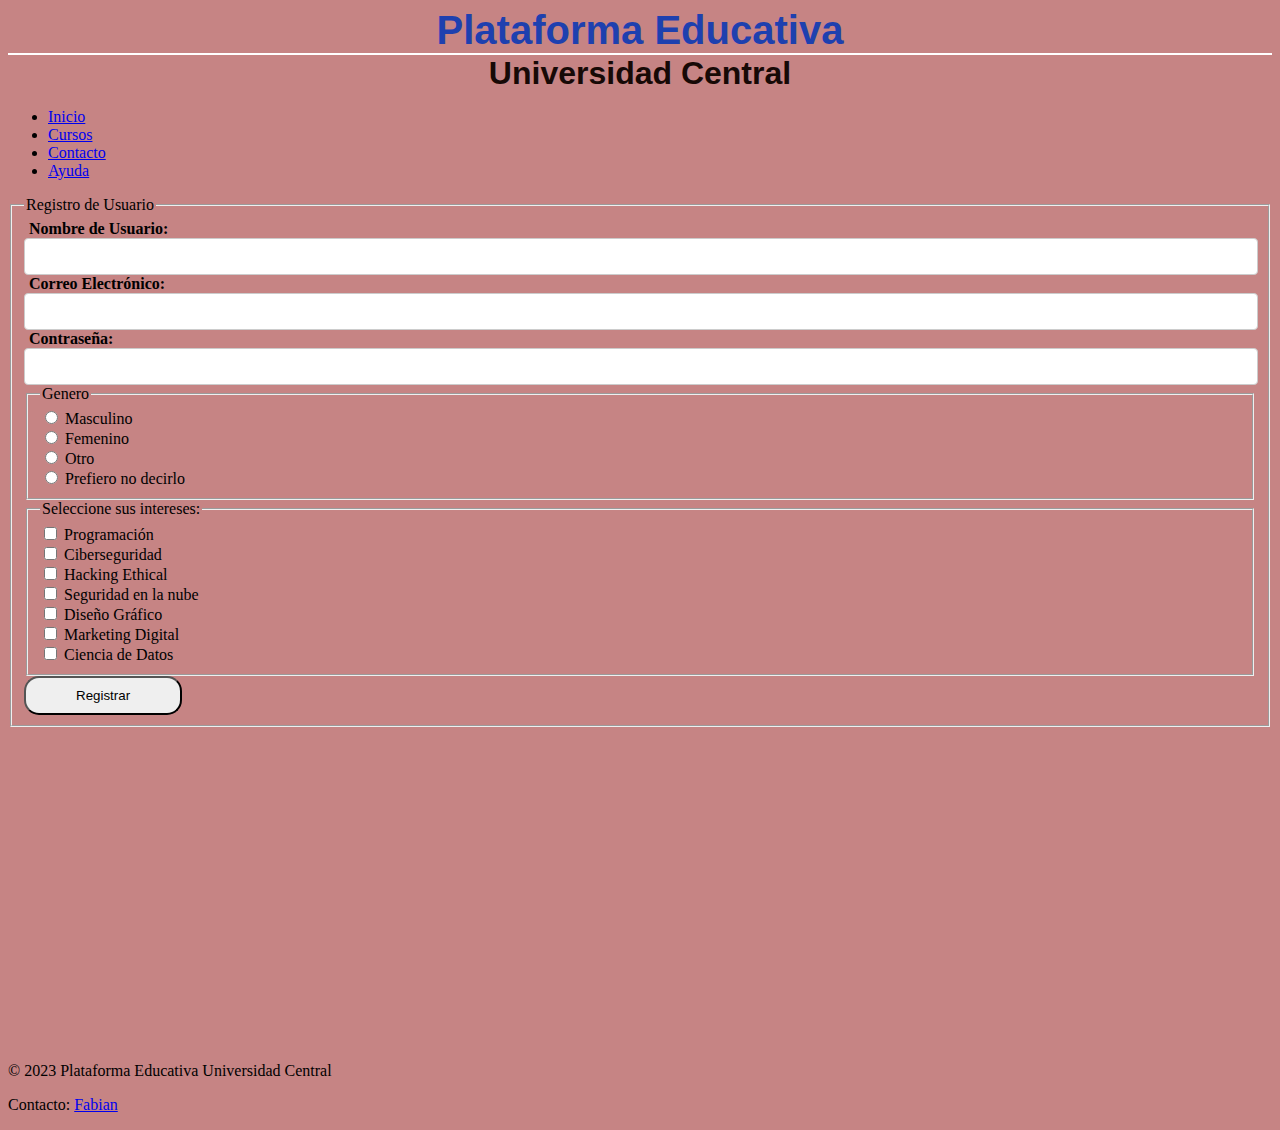
<file: LAB3/index.html>
<!DOCTYPE html>
<html lang="en">

<head>
  <meta charset="UTF-8">
  <meta name="viewport" content="width=device-width, initial-scale=1.0">
  <title>LAB-03</title>
  <style>
    body{
      background-color: rgba(163, 57, 57, 0.623);
    }
    h1, h2, h3 {
      text-align: center;
      color: white;
    }
    #main-title {
      font-size: 2.5em;
      border-bottom: 2px solid white;
    }
    .title {
      font-family: 'Arial Black', sans-serif;
      color: #1e40af;
      margin: 0
    }
    
    .form-group label {
      display: block;
      margin-left: 5px;
      font-weight: bold;
    }

    .form-input {
      width: 100%;
      padding: 10px 0;
      border: 1px solid #ccc;
      border-radius: 4px;
    }

    .submit-button {
      padding: 10px 50px;
      border-radius: 15px;
      transition: background-color 0.3s ease;
    }

    .submit-button:hover {
      background-color: #2e53a3;
      /* Un azul más oscuro al pasar el mouse */
    }
  </style>
</head>

<body>

  <!-- encabezado de cuerpo de la pagina-->
  <header>
    <h1 id= "main-title" class="title">Plataforma Educativa</h1>
     <h1 class="title" style="color: rgb(23, 9, 6);">Universidad Central</h1>
  </header>

  <!-- menu -->
  <nav>
    <ul>
      <li><a href="final/">Inicio</a></li>
      <li><a href="#">Cursos</a></li>
      <li><a href="#">Contacto</a></li>
      <li><a href="#">Ayuda</a></li>
    </ul>
  </nav>

  <main>
    <section>
      <form action="#" method="post">
        <fieldset>
          <legend>Registro de Usuario</legend>

          <div class="form-group">
            <label for="username">Nombre de Usuario:</label>
            <input class="form-input" type="text" id="username" name="username" required>

            <label for="email">Correo Electrónico:</label>
            <input class="form-input" type="email" id="email" name="email" required>

            <label for="password">Contraseña:</label>
            <input class="form-input" type="password" id="password" name="password" required>
          </div>



          <fieldset>
            <legend>Genero</legend>
            <div>
              <div>
                <input type="radio" value="m" name="genero" id="g-m">
                <label for="g-m">Masculino</label>
              </div>
              <div>
                <input type="radio" value="f" name="genero" id="g-f">
                <label for="g-f">Femenino</label>
              </div>
              <div>
                <input type="radio" value="o" name="genero" id="g-o">
                <label for="g-o">Otro</label>
              </div>
              <div>
                <input type="radio" value="n" name="genero" id="g-n">
                <label for="g-n">Prefiero no decirlo</label>
              </div>
            </div>
          </fieldset>

          <fieldset>
            <legend>Seleccione sus intereses:</legend>
            <div>
              <div>
                <input type="checkbox" name="intereses" id="interes1" value="programacion">
                <label for="interes1">Programación</label>
              </div>
              <div>
                <div>
              <div>
                <input type="checkbox" name="intereses" id="interes1" value="programacion">
                <label for="interes1">Ciberseguridad</label>
              </div>
              <div>
                <div>
              <div>
                <input type="checkbox" name="intereses" id="interes1" value="programacion">
                <label for="interes1">Hacking Ethical</label>
                <div>
              <div>
                <input type="checkbox" name="intereses" id="interes1" value="programacion">
                <label for="interes1">Seguridad en la nube</label>
              </div>
              <div>
              </div>
              <div>
                <input type="checkbox" name="intereses" id="interes2" value="diseño">
                <label for="interes2">Diseño Gráfico</label>
              </div>
              <div>
                <input type="checkbox" name="intereses" id="interes3" value="marketing">
                <label for="interes3">Marketing Digital</label>
              </div>
              <div>
                <input type="checkbox" name="intereses" id="interes4" value="ciencia">
                <label for="interes4">Ciencia de Datos</label>
              </div>
          </fieldset>

          <button class="submit-button" type="submit">Registrar</button>
        </fieldset>
      </form>
    </section>
    <section>
      <iframe width="560" height="315" src="https://www.youtube.com/embed/LXb3EKWsInQ?si=KRC7kR0cZzGenVSb&amp;start=61"
        title="Video Incrustado" frameborder="0"
        allow="accelerometer; autoplay; clipboard-write; encrypted-media; gyroscope; picture-in-picture; web-share"
        referrerpolicy="strict-origin-when-cross-origin" allowfullscreen></iframe>
    </section>
  </main>
  <footer>
    <p>&copy; 2023 Plataforma Educativa Universidad Central</p>
    <p>Contacto: <a href="mailto:fabian.chinchilla@uc.ac.cr">Fabian</p>
  </footer>
</body>

</html>
</file>
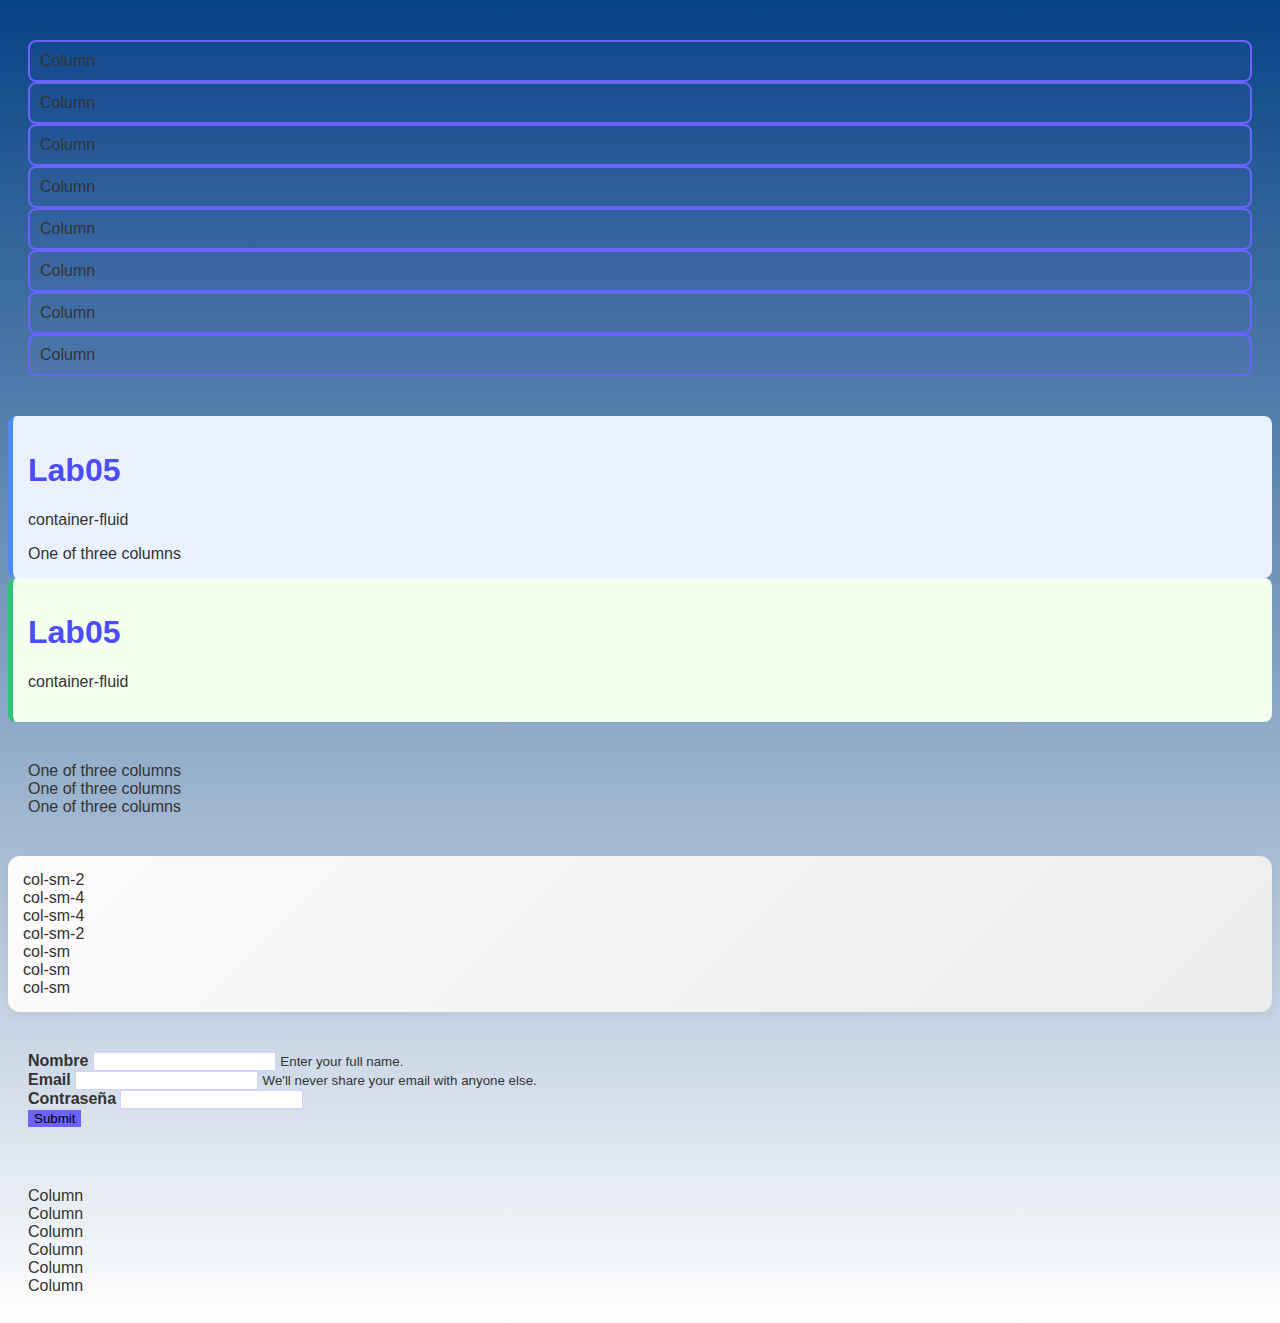
<file: LAB5/index.html>
<!DOCTYPE html>
<html lang="en">
<head>
    <meta charset="UTF-8">
    <meta name="viewport" content="width=device-width, initial-scale=1.0">
    <link rel="stylesheet" href="estilos.css">
    <link href="https://cdn.jsdelivr.net/npm/bootstrap@5.3.8/dist/css/bootstrap.min.css" rel="stylesheet" integrity="sha384-sRIl4kxILFvY47J16cr9ZwB07vP4J8+LH7qKQnuqkuIAvNWLzeN8tE5YBujZqJLB" crossorigin="anonymous">
    <title>LAB-05</title>
</head>
<body>
    <script src="https://cdn.jsdelivr.net/npm/bootstrap@5.3.8/dist/js/bootstrap.bundle.min.js" integrity="sha384-FKyoEForCGlyvwx9Hj09JcYn3nv7wiPVlz7YYwJrWVcXK/BmnVDxM+D2scQbITxI" crossorigin="anonymous"></script>
</body>

    <div class="container text-center">
      <div class="row">
        <div class="col-6 border">Column</div>
        <div class="col-2 border">Column</div>
        <div class="col-2 border">Column</div>
        <div class="col-2 border">Column</div>
        <div class="col-2 border">Column</div>
      </div>
      <div class="row">
        <div class="col-2 border">Column</div>
        <div class="col-6 border">Column</div>
        <div class="col-4 border">Column</div>
      </div>
    </div>

    <div id="ctn-1" class="container">
      <h1 class="mt-5">Lab05</h1>
      <p class="lead">container-fluid</p>
      One of three columns
    </div>

    <div id="ctn-2" class="container-sm">
      <h1 class="mt-5">Lab05</h1>
      <p class="lead">container-fluid</p>
    </div>

    <div class="container">
      <div class="row">
        <div class="col-sm">One of three columns</div>
        <div class="col-sm">One of three columns</div>
        <div class="col-sm">One of three columns</div>
      </div>
    </div>

    <div class="container pintar">
      <div class="row">
        <div class="col-sm-2">col-sm-2</div>
        <div class="col-sm-4">
          <div>col-sm-4</div>
        </div>
        <div class="col-sm-4">
          <div>col-sm-4</div>
        </div>
        <div class="col-sm-2">col-sm-2</div>
      </div>
      <div class="row">
        <div class="col-sm">col-sm</div>
        <div class="col-sm">col-sm</div>
        <div class="col-sm">col-sm</div>
      </div>
    </div>

    <div class="container">
      <form>
        <div class="row">
          <div class="form-group col-sm-4 col-md-6">
            <label for="exampleInputName">Nombre</label>
            <input type="text" class="form-control" id="exampleInputName" aria-describedby="nameHelp" />
            <small id="nameHelp" class="form-text text-muted">Enter your full name.</small>
          </div>

          <div class="form-group col-sm-4 col-md-3">
            <label for="exampleInputEmail1">Email</label>
            <input type="email" class="form-control" id="exampleInputEmail1" aria-describedby="emailHelp" />
            <small id="emailHelp" class="form-text text-muted">We'll never share your email with anyone else.</small>
          </div>

          <div class="form-group col-sm-4 col-md-3">
            <label for="exampleInputPassword1">Contraseña</label>
            <input type="password" class="form-control" id="exampleInputPassword1" />
          </div>
        </div>

        <div class="row">
          <button type="submit" class="btn btn-primary">Submit</button>
        </div>
      </form>
    </div>

</html>

<body>
    <div class="container text-center">
        <div class="row">
            <div class="col">Column</div>
            <div class="col">Column</div>
            <div class="col">Column</div>
        </div>
        <div class="row">
            <div class="col">Column</div>
            <div class="col">Column</div>
            <div class="col">Column</div>
        </div>
    </div>
</body>
</file>
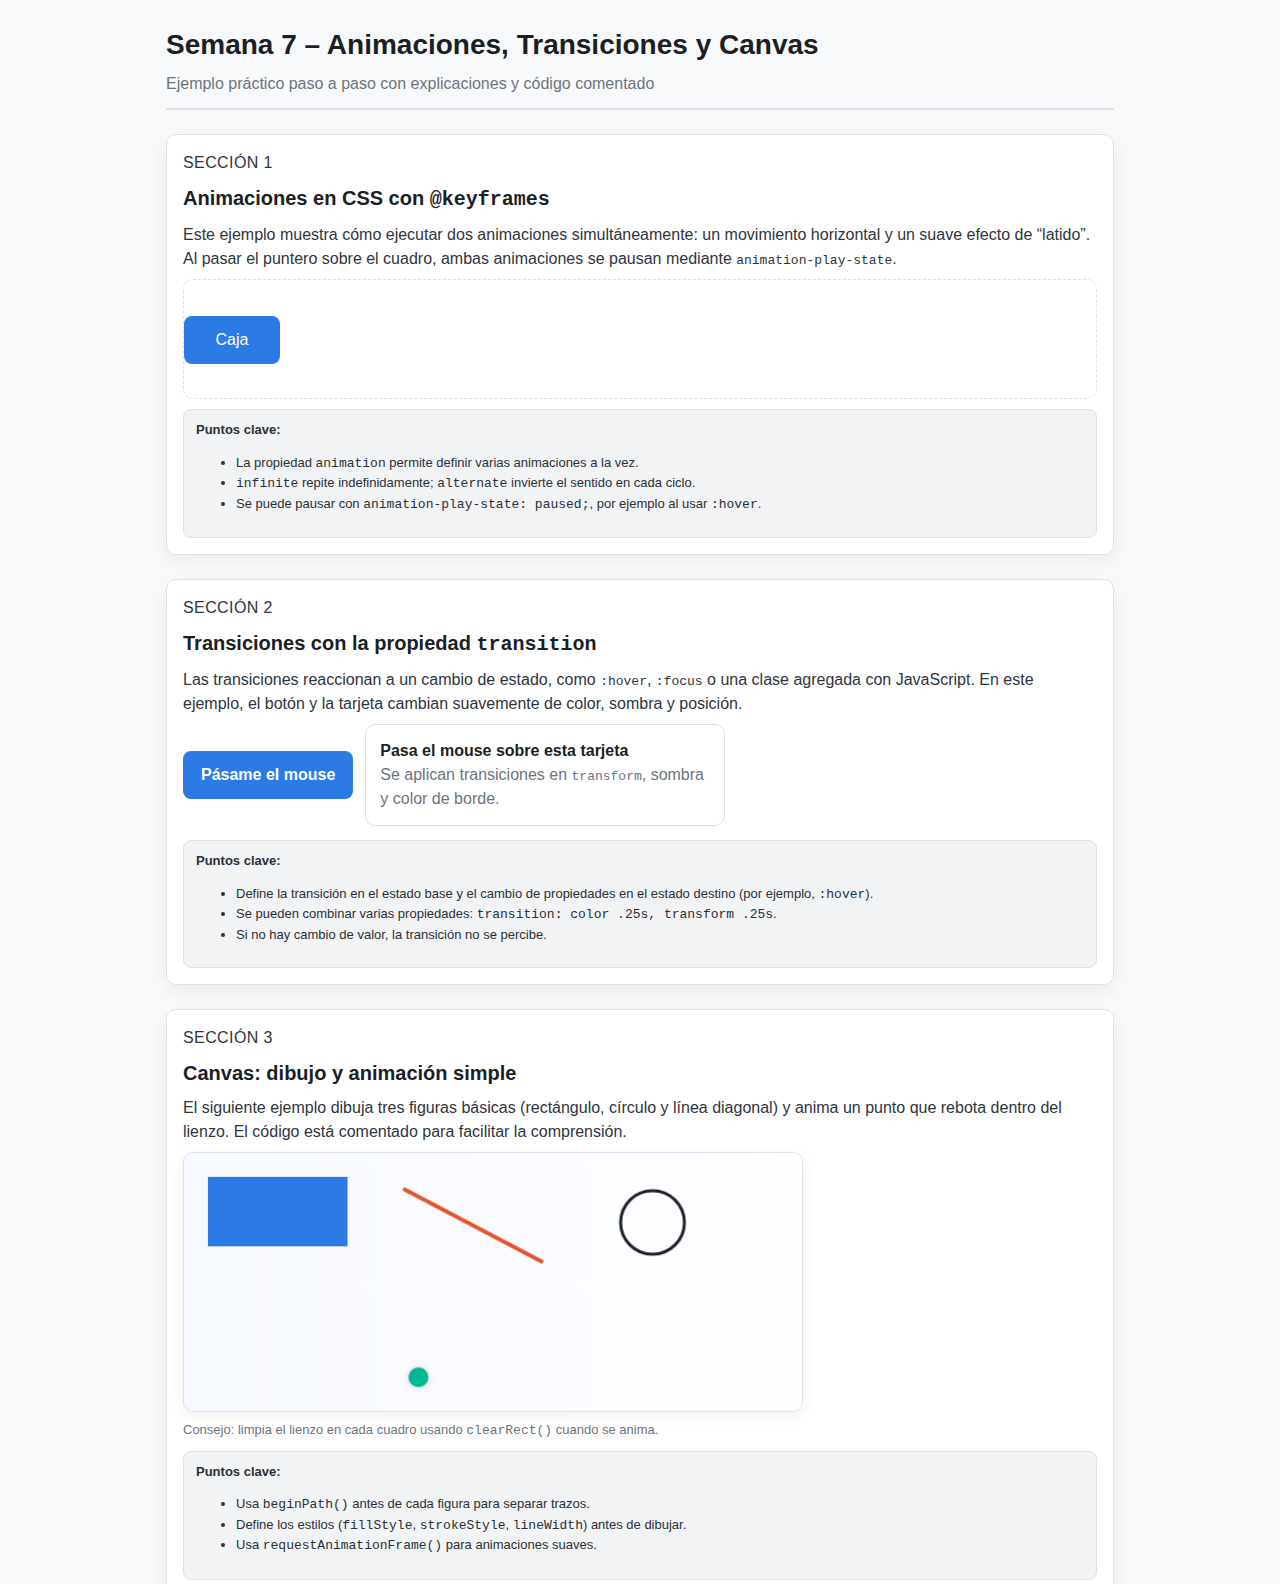
<file: LAB6/index.html>
<!DOCTYPE html>
<html lang="es">
<head>
  <meta charset="utf-8" />
  <title>Semana 7 - Animaciones, Transiciones y Canvas</title>
  <meta name="viewport" content="width=device-width, initial-scale=1" />
  <style>
    /* ==========
       Estilos base (simil Bootstrap pero sin dependencias)
       ========== */
    :root {
      --primary: #2c7be5;
      --primary-600: #1f6bd0;
      --accent: #00b894;
      --text: #1b1f24;
      --muted: #6c757d;
      --border: #dee2e6;
      --bg: #f8f9fa;
      --card: #ffffff;
    }

    * { box-sizing: border-box; }
    html, body { height: 100%; }
    body {
      margin: 0;
      font-family: Arial, Helvetica, sans-serif;
      color: var(--text);
      background: var(--bg);
      line-height: 1.5;
    }

    .container {
      max-width: 980px;
      margin: 24px auto;
      padding: 0 16px;
    }

    .header {
      border-bottom: 2px solid var(--border);
      padding-bottom: 12px;
      margin-bottom: 24px;
    }
    .h1 { font-size: 28px; margin: 0 0 6px; }
    .subtitle { color: var(--muted); margin: 0; }

    .card {
      background: var(--card);
      border: 1px solid var(--border);
      border-radius: 10px;
      box-shadow: 0 6px 18px rgba(0,0,0,.06);
      padding: 16px;
      margin-bottom: 24px;
    }
    .card h2 {
      margin: 0 0 8px;
      font-size: 20px;
    }
    .card p { margin: 0 0 8px; color: #2f353d; }
    .muted { color: var(--muted); }

    .codehint {
      font-size: 13px;
      background: #f1f3f5;
      border: 1px solid var(--border);
      border-radius: 8px;
      padding: 10px 12px;
      margin: 10px 0 0;
      color: #2b3036;
    }

    /* ==========
       Sección 1: Animaciones con @keyframes
       ========== */
    .stage {
      position: relative;
      height: 120px;
      border: 1px dashed var(--border);
      border-radius: 10px;
      background: #fff;
      overflow: hidden;
      padding: 8px;
    }
    .box {
      position: absolute;
      left: 0;
      top: 36px;
      width: 96px;
      height: 48px;
      line-height: 48px;
      text-align: center;
      color: #fff;
      background: var(--primary);
      border-radius: 8px;
      /* Dos animaciones en el mismo elemento */
      animation: slide-right 3s ease-in-out 0s infinite alternate;
    }

    /* Movimiento horizontal */
    @keyframes slide-right {
      from { transform: translateX(0); }
      to   { transform: translateX(620px); }
    }

    /* Suave efecto de “latido” con escala y opacidad */
    @keyframes pulse {
      0%   { transform: scale(1);    opacity: 1; }
      50%  { transform: scale(1.08); opacity: 0.88; }
      100% { transform: scale(1);    opacity: 1; }
    }

    /* Pausar animación al pasar el mouse */
    .box:hover { animation-play-state: paused, paused; cursor: pointer; }

    /* ==========
       Sección 2: Transiciones
       ========== */
    .btnrow {
      display: flex;
      gap: 12px;
      flex-wrap: wrap;
      align-items: center;
    }

    .btn {
      display: inline-block;
      padding: 10px 16px;
      border: 2px solid var(--primary);
      background: var(--primary);
      color: #fff;
      border-radius: 8px;
      font-weight: 600;
      text-decoration: none;
      transition:
        background-color .25s ease,
        color .25s ease,
        border-color .25s ease,
        transform .25s ease,
        box-shadow .25s ease;
    }

    .btn:hover {
      background-color: #fff;
      color: var(--primary);
      transform: translateY(-2px);
      box-shadow: 0 6px 18px rgba(44,123,229,.25);
    }

    .btn:active { transform: translateY(0); }

    .card-demo {
      padding: 14px;
      border: 1px solid var(--border);
      border-radius: 10px;
      background: #fff;
      transition: transform .25s ease, box-shadow .25s ease, border-color .25s ease;
    }

    .card-demo:hover {
      transform: translateY(-4px);
      border-color: var(--primary);
      box-shadow: 0 10px 28px rgba(44,123,229,.18);
    }

    /* ==========
       Sección 3: Canvas
       ========== */
    #demoCanvas {
      display: block;
      width: 100%;
      max-width: 620px;
      height: 260px;
      border: 1px solid var(--border);
      border-radius: 10px;
      box-shadow: 0 4px 16px rgba(0,0,0,.06);
      background: #fff;
    }

    .footer-note {
      margin-top: 8px;
      font-size: 13px;
      color: var(--muted);
    }

    .sect-title {
      margin: 0 0 4px;
      font-size: 16px;
      color: var(--muted);
      letter-spacing: .4px;
      text-transform: uppercase;
    }
  </style>
</head>
<body>
  <main class="container">
    <header class="header">
      <h1 class="h1">Semana 7 – Animaciones, Transiciones y Canvas</h1>
      <p class="subtitle">Ejemplo práctico paso a paso con explicaciones y código comentado</p>
    </header>

    <!-- =======================
         SECCIÓN 1: ANIMACIONES
         ======================= -->
    <section class="card">
      <p class="sect-title">Sección 1</p>
      <h2>Animaciones en CSS con <code>@keyframes</code></h2>
      <p class="muted">
        Este ejemplo muestra cómo ejecutar dos animaciones simultáneamente:
        un movimiento horizontal y un suave efecto de “latido”.
        Al pasar el puntero sobre el cuadro, ambas animaciones se pausan mediante <code>animation-play-state</code>.
      </p>

      <div class="stage">
        <div class="box">Caja</div>
      </div>

      <div class="codehint">
        <strong>Puntos clave:</strong>
        <ul>
          <li>La propiedad <code>animation</code> permite definir varias animaciones a la vez.</li>
          <li><code>infinite</code> repite indefinidamente; <code>alternate</code> invierte el sentido en cada ciclo.</li>
          <li>Se puede pausar con <code>animation-play-state: paused;</code>, por ejemplo al usar <code>:hover</code>.</li>
        </ul>
      </div>
    </section>

    <!-- =======================
         SECCIÓN 2: TRANSICIONES
         ======================= -->
    <section class="card">
      <p class="sect-title">Sección 2</p>
      <h2>Transiciones con la propiedad <code>transition</code></h2>
      <p class="muted">
        Las transiciones reaccionan a un cambio de estado, como <code>:hover</code>, <code>:focus</code>
        o una clase agregada con JavaScript.
        En este ejemplo, el botón y la tarjeta cambian suavemente de color, sombra y posición.
      </p>

      <div class="btnrow" style="margin: 8px 0 14px;">
        <a class="btn" href="#!" aria-label="Botón de ejemplo">Pásame el mouse</a>
        <div class="card-demo" style="max-width: 360px;">
          <strong>Pasa el mouse sobre esta tarjeta</strong>
          <div class="muted">Se aplican transiciones en <code>transform</code>, sombra y color de borde.</div>
        </div>
      </div>

      <div class="codehint">
        <strong>Puntos clave:</strong>
        <ul>
          <li>Define la transición en el estado base y el cambio de propiedades en el estado destino (por ejemplo, <code>:hover</code>).</li>
          <li>Se pueden combinar varias propiedades: <code>transition: color .25s, transform .25s</code>.</li>
          <li>Si no hay cambio de valor, la transición no se percibe.</li>
        </ul>
      </div>
    </section>

    <!-- =======================
         SECCIÓN 3: CANVAS
         ======================= -->
    <section class="card">
      <p class="sect-title">Sección 3</p>
      <h2>Canvas: dibujo y animación simple</h2>
      <p class="muted">
        El siguiente ejemplo dibuja tres figuras básicas (rectángulo, círculo y línea diagonal)
        y anima un punto que rebota dentro del lienzo.
        El código está comentado para facilitar la comprensión.
      </p>

      <canvas id="demoCanvas" width="620" height="260" aria-label="Demostración de Canvas con figuras y animación"></canvas>
      <div class="footer-note">Consejo: limpia el lienzo en cada cuadro usando <code>clearRect()</code> cuando se anima.</div>

      <div class="codehint">
        <strong>Puntos clave:</strong>
        <ul>
          <li>Usa <code>beginPath()</code> antes de cada figura para separar trazos.</li>
          <li>Define los estilos (<code>fillStyle</code>, <code>strokeStyle</code>, <code>lineWidth</code>) antes de dibujar.</li>
          <li>Usa <code>requestAnimationFrame()</code> para animaciones suaves.</li>
        </ul>
      </div>
    </section>
  </main>

  <!-- =======================
       SCRIPT DE CANVAS
       ======================= -->
  <script>
    // ===== Configuración inicial del Canvas =====
    const canvas = document.getElementById('demoCanvas');
    const ctx = canvas.getContext('2d');

    // ===== Dibujo del fondo y figuras estáticas =====
    function dibujarFondo() {
      // Fondo con gradiente suave
      const g = ctx.createLinearGradient(0, 0, canvas.width, 0);
      g.addColorStop(0, '#f6f9ff');
      g.addColorStop(1, '#ffffff');
      ctx.fillStyle = g;
      ctx.fillRect(0, 0, canvas.width, canvas.height);
    }

    function dibujarRectangulo() {
      ctx.fillStyle = '#2c7be5';
      ctx.fillRect(24, 24, 140, 70); // x, y, ancho, alto
    }

    function dibujarCirculo(x, y, r) {
      ctx.beginPath();
      ctx.arc(x, y, r, 0, Math.PI * 2);
      ctx.strokeStyle = '#1b1f24';
      ctx.lineWidth = 3;
      ctx.stroke();
    }

    function dibujarLinea() {
      ctx.beginPath();
      ctx.moveTo(220, 36);
      ctx.lineTo(360, 110);
      ctx.strokeStyle = '#e5532c';
      ctx.lineWidth = 4;
      ctx.stroke();
    }

    // ===== Animación simple: punto que rebota =====
    let dotX = 120, dotY = 190;
    let vx = 2.4, vy = 1.8;
    const radio = 10;

    function dibujarPunto() {
      ctx.beginPath();
      ctx.arc(dotX, dotY, radio, 0, Math.PI * 2);
      ctx.fillStyle = '#00b894';
      ctx.shadowColor = 'rgba(0,0,0,.15)';
      ctx.shadowBlur = 6;
      ctx.fill();
      ctx.shadowBlur = 0; // Restablecer sombra
    }

    function actualizar() {
      // Limpia el lienzo completo
      ctx.clearRect(0, 0, canvas.width, canvas.height);

      // Redibuja las partes estáticas
      dibujarFondo();
      dibujarRectangulo();
      dibujarCirculo(470, 70, 32);
      dibujarLinea();

      // Actualiza posición del punto
      dotX += vx;
      dotY += vy;

      // Rebote contra los bordes
      if (dotX + radio > canvas.width || dotX - radio < 0) vx *= -1;
      if (dotY + radio > canvas.height || dotY - radio < 0) vy *= -1;

      // Dibuja el punto
      dibujarPunto();

      // Llamada recursiva para mantener la animación
      requestAnimationFrame(actualizar);
    }

    // Inicia la animación
    actualizar();
  </script>
</body>
</html>
</file>
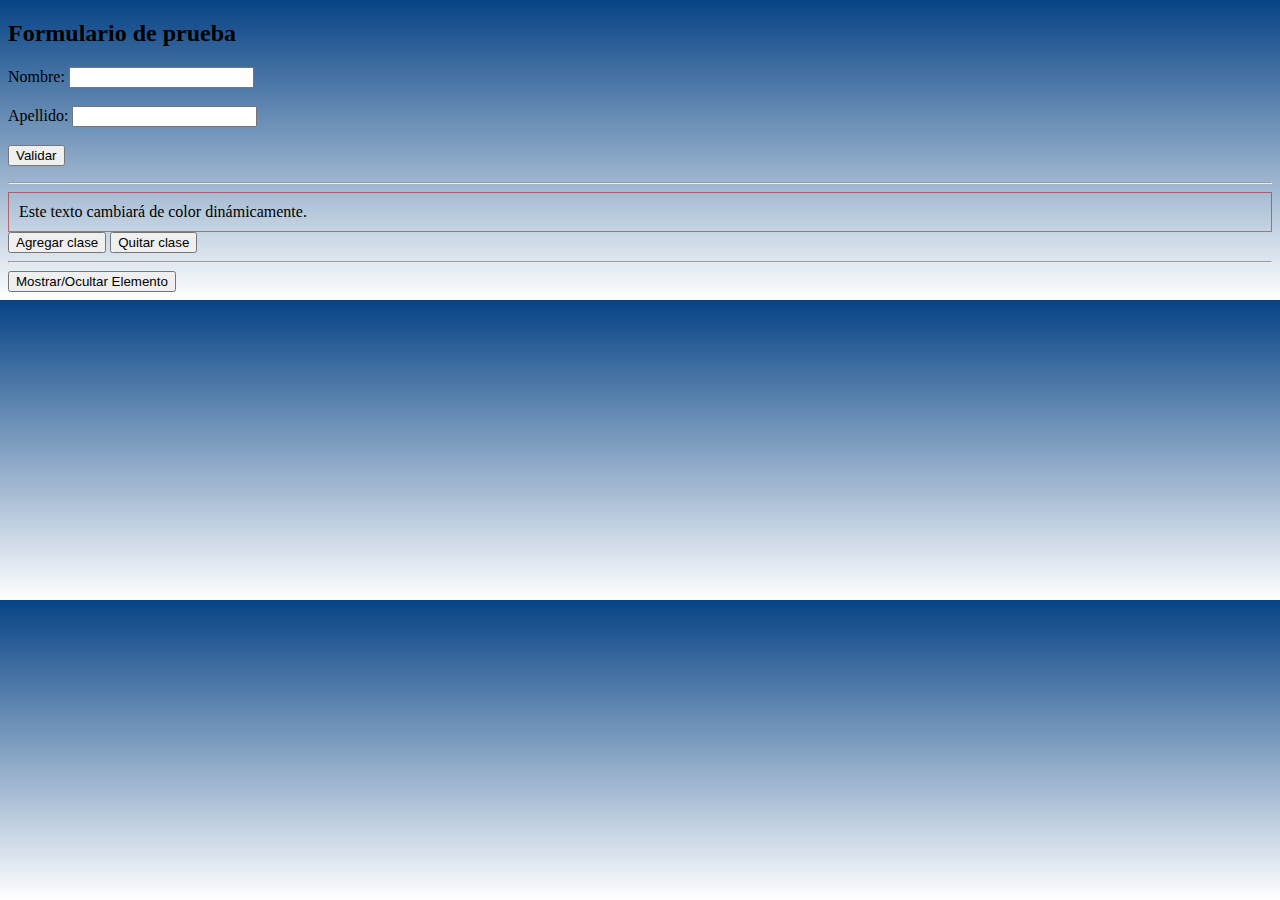
<file: LAB7/index.html>
<!DOCTYPE html>
<html lang="es">
<head>
  <meta charset="UTF-8">
  <title>Ejercicio Semana 11</title>
  <link rel="stylesheet" href="estilos.css">
</head>
<body>

  <h2>Formulario de prueba</h2>

  <form id="miFormulario">
    <label>Nombre:
      <input type="text" id="nombre" />
    </label><br><br>

    <label>Apellido:
      <input type="text" id="apellido" />
    </label><br><br>

    <button type="button" id="validarBtn">Validar</button>
  </form>

  <p id="mensaje"></p>

  <hr>

  <div id="bloqueTexto" class="caja">
    Este texto cambiará de color dinámicamente.
  </div>

  <button id="agregarClase">Agregar clase</button>
  <button id="quitarClase">Quitar clase</button>

  <hr>

  <button id="mostrarOcultar">Mostrar/Ocultar Elemento</button>
  <div id="elementoOculto" style="display:none;">Elemento oculto que puede mostrarse</div>

  <script src="https://code.jquery.com/jquery-3.6.0.min.js"></script>
  <script src="script.js"></script>
</body>
</html>
</file>
<file: LAB5/estilos.css>
body {
  background: linear-gradient(180deg, #f3f8ff, #fff);
  font-family: 'Segoe UI', sans-serif;
  color: #333;
}

.container {
  margin-top: 20px;
  padding: 20px;
  border-radius: 10px;
}

.border {
  border: 2px solid #6c63ff !important;
  background-color: rgba(108, 99, 255, 0.05);
  border-radius: 8px;
  padding: 10px;
  transition: all 0.3s ease;
}

.border:hover {
  background-color: rgba(108, 99, 255, 0.15);
  transform: scale(1.03);
}

#ctn-1 {
  background: #eaf2ff;
  border-left: 5px solid #4c8bf5;
  border-radius: 8px;
  padding: 15px;
}

#ctn-2 {
  background: #f4ffee;
  border-left: 5px solid #30c17b;
  border-radius: 8px;
  padding: 15px;
}

.pintar {
  background: linear-gradient(135deg, #fdfbfb, #ebedee);
  border-radius: 12px;
  box-shadow: 0 4px 10px rgba(0,0,0,0.05);
  padding: 15px;
  transition: 0.3s;
}

.pintar:hover {
  box-shadow: 0 8px 20px rgba(0,0,0,0.1);
}

button.btn {
  background-color: #6c63ff;
  border: none;
  transition: all 0.3s ease;
}

button.btn:hover {
  background-color: #5848d1;
  transform: translateY(-2px);
}

h1, h2, h3 {
  color: #4c4cff;
}

label {
  font-weight: 600;
  color: #333;
}

input.form-control {
  border: 1px solid #d1d1ff;
  transition: 0.3s;
}

input.form-control:focus {
  border-color: #4c4cff;
  box-shadow: 0 0 6px rgba(76, 76, 255, 0.3);
}
body {
  background: linear-gradient(180deg, #064385, #ffffff);
}
</file>
<file: LAB7/estilos.css>
.caja {
  padding: 10px;
  border: 1px solid #b312128d;
  transition: background-color 0.3s;
}

.caja.color {
  background-color: #11c4e4;
  color: #0c5460;
  font-weight: bold;
}
body {
  background: linear-gradient(180deg, #064385, #ffffff);
}
</file>
